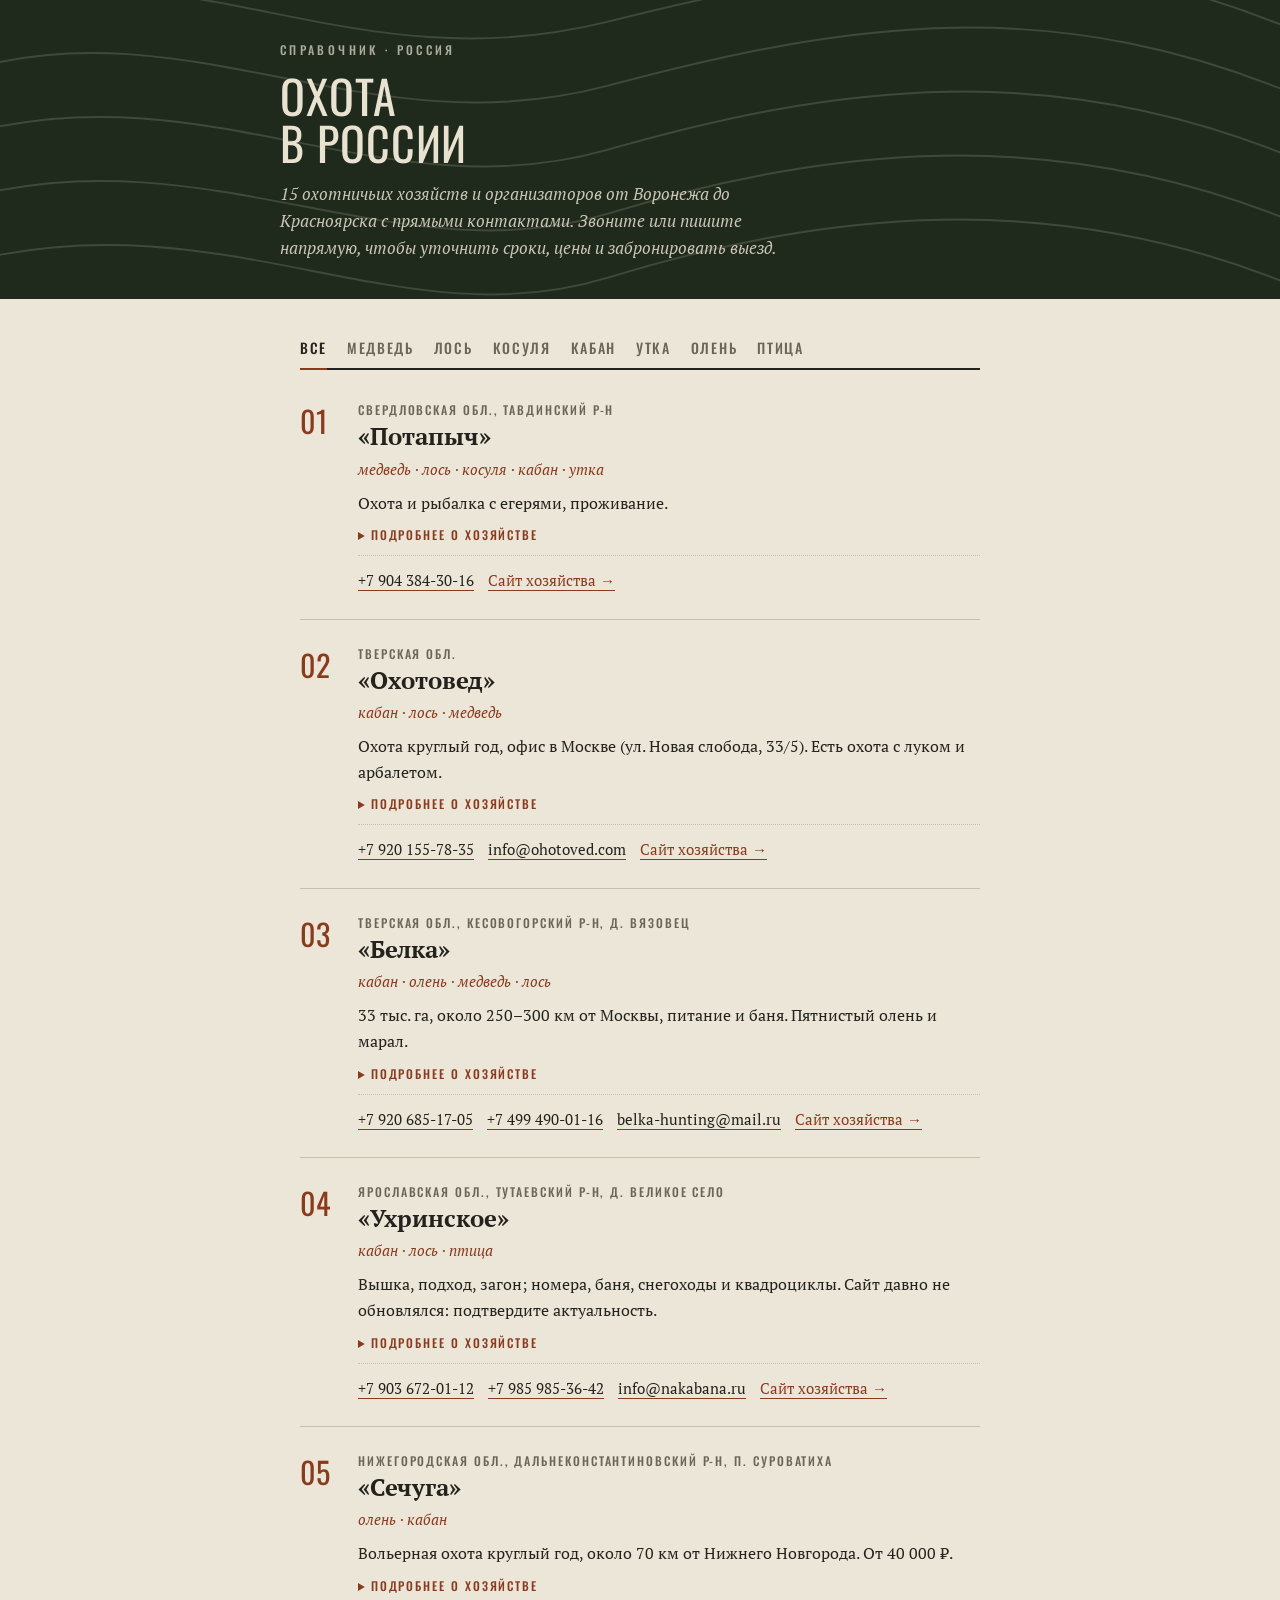
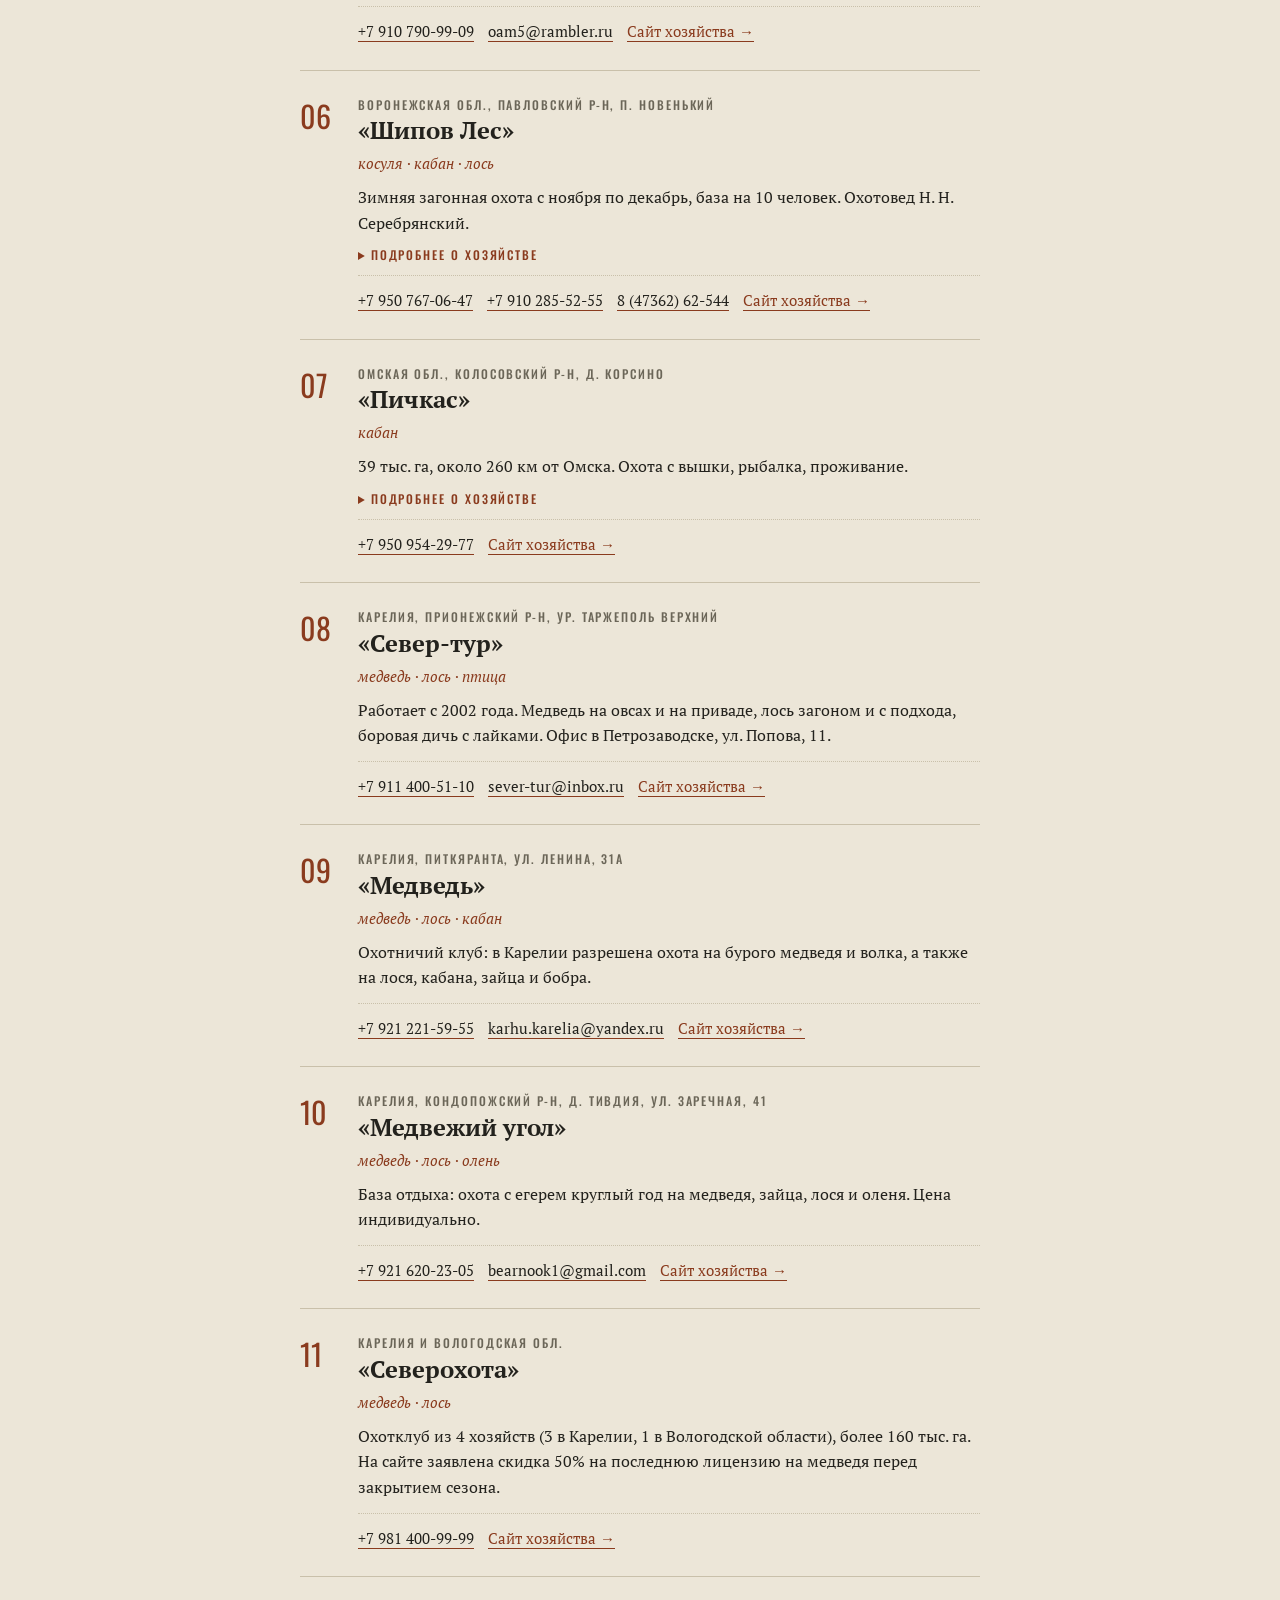
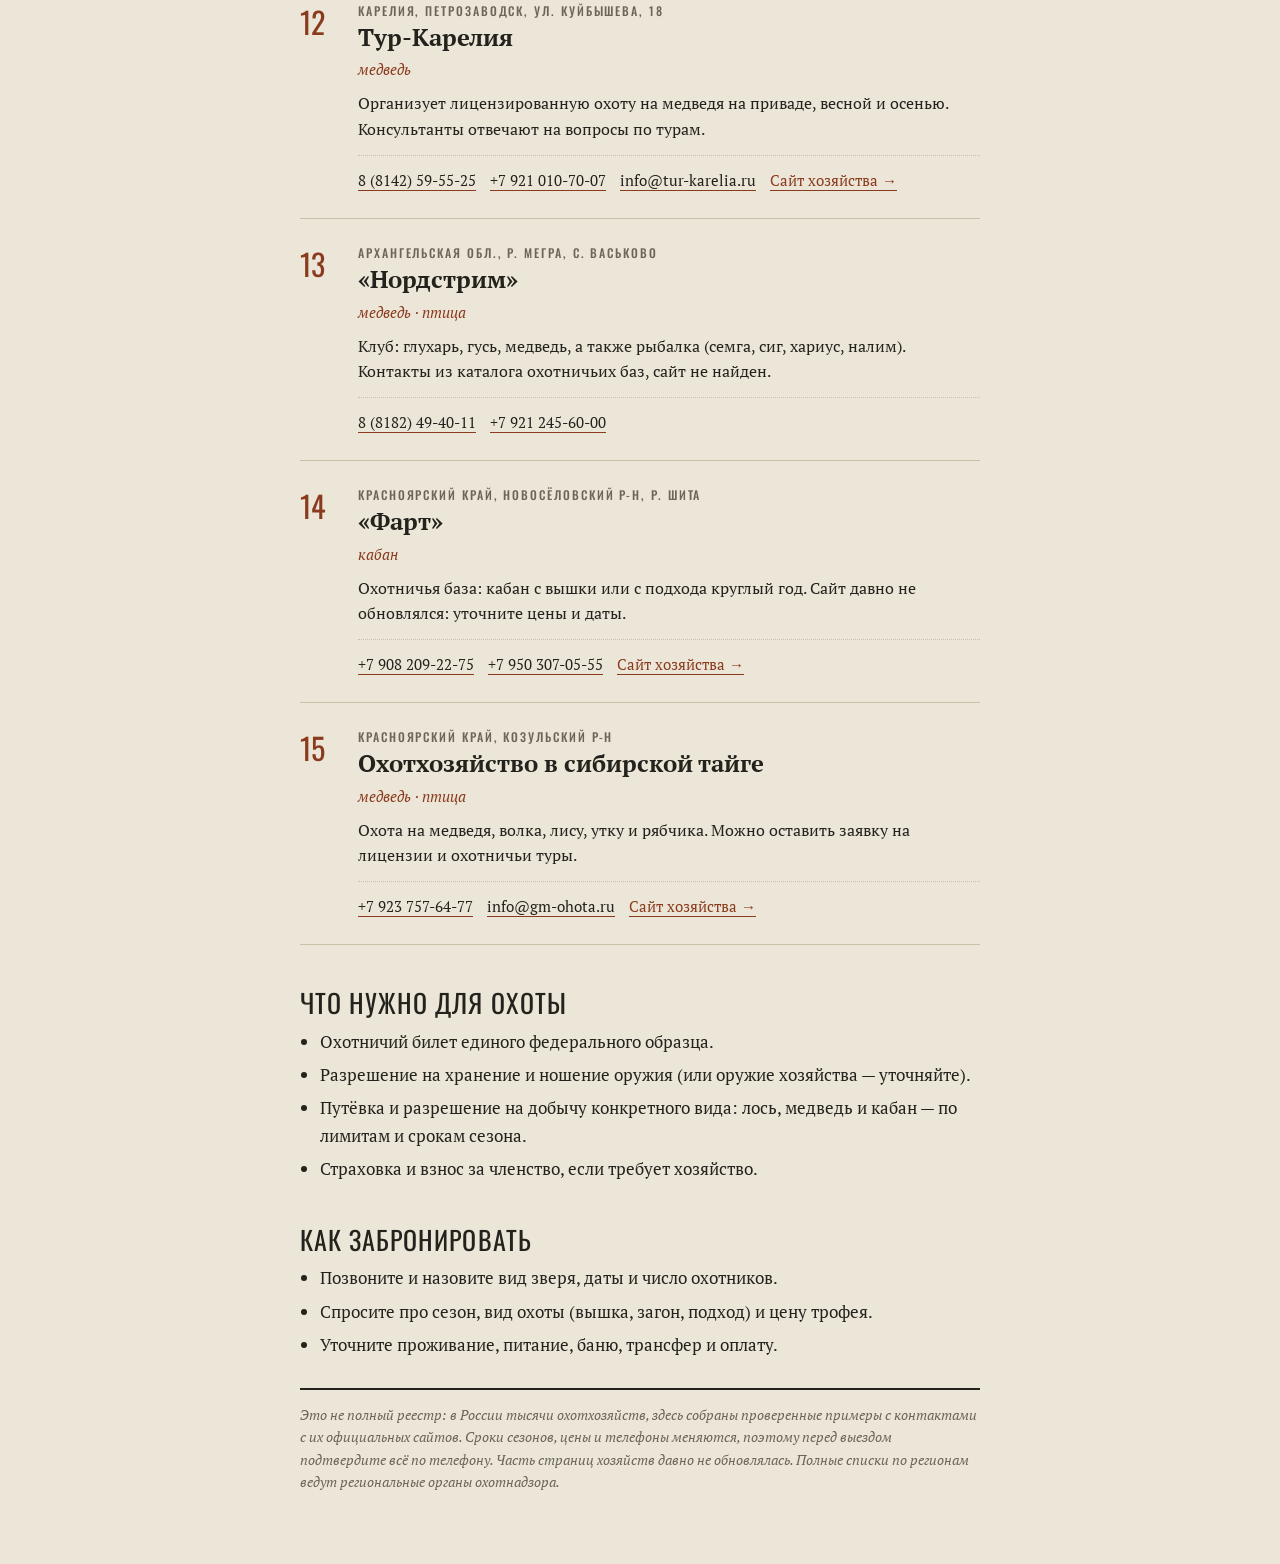
<file: index.html>
<!DOCTYPE html>
<html lang="ru">
<head>
<meta charset="utf-8">
<meta name="viewport" content="width=device-width, initial-scale=1, viewport-fit=cover">
<title>Охота в России — справочник охотхозяйств</title>
<meta name="description" content="Справочник 15 охотничьих хозяйств и организаторов в России с контактами и фильтром по видам дичи.">
<link rel="preconnect" href="https://fonts.googleapis.com"><link rel="preconnect" href="https://fonts.gstatic.com" crossorigin>
<link href="https://fonts.googleapis.com/css2?family=PT+Serif:ital,wght@0,400;0,700;1,400&family=Oswald:wght@400;500&display=swap" rel="stylesheet">
<link rel="stylesheet" href="style.css">
</head>
<body>
<header><svg viewBox="0 0 800 300" preserveAspectRatio="xMidYMid slice" aria-hidden="true" fill="none" stroke="currentColor" stroke-width="1.2"><path d="M-20 60C120 20 220 110 380 70S660 10 820 80"/><path d="M-20 100C120 60 230 150 380 110S660 50 820 120"/><path d="M-20 140C130 100 240 190 380 150S660 90 820 160"/><path d="M-20 180C130 140 250 230 380 190S660 130 820 200"/><path d="M-20 220C140 180 250 270 380 230S660 170 820 240"/></svg><div class="hi"><p class="kick">Справочник · Россия</p><h1>Охота<br>в России</h1><p class="lead">15 охотничьих хозяйств и организаторов от Воронежа до Красноярска с прямыми контактами. Звоните или пишите напрямую, чтобы уточнить сроки, цены и забронировать выезд.</p></div></header>
<div class="w">
<div class="tabs" id="chips"></div>
<div id="list"></div>
<noscript><p>Для отображения каталога и фильтров включите JavaScript в браузере.</p></noscript>

<h2>Что нужно для охоты</h2>
<ul class="p">
<li>Охотничий билет единого федерального образца.</li>
<li>Разрешение на хранение и ношение оружия (или оружие хозяйства — уточняйте).</li>
<li>Путёвка и разрешение на добычу конкретного вида: лось, медведь и кабан — по лимитам и срокам сезона.</li>
<li>Страховка и взнос за членство, если требует хозяйство.</li>
</ul>

<h2>Как забронировать</h2>
<ul class="p">
<li>Позвоните и назовите вид зверя, даты и число охотников.</li>
<li>Спросите про сезон, вид охоты (вышка, загон, подход) и цену трофея.</li>
<li>Уточните проживание, питание, баню, трансфер и оплату.</li>
</ul>

<p class="warn">Это не полный реестр: в России тысячи охотхозяйств, здесь собраны проверенные примеры с контактами с их официальных сайтов. Сроки сезонов, цены и телефоны меняются, поэтому перед выездом подтвердите всё по телефону. Часть страниц хозяйств давно не обновлялась. Полные списки по регионам ведут региональные органы охотнадзора.</p>
</div>

<script src="script.js" defer></script>
</body>
</html>
</file>
<file: style.css>
:root{--bg:#ece6d8;--tx:#23221d;--mut:#6b6658;--ac:#8a3b1e;--ln:#c9c0aa;--dk:#1f2a1d;--dkt:#e9e2d0;box-sizing:border-box;padding-top:env(safe-area-inset-top,0px);padding-bottom:env(safe-area-inset-bottom,0px)}
@media (prefers-color-scheme:dark){:root:not([data-theme="light"]){--bg:#181a15;--tx:#e6e0cf;--mut:#9b9684;--ac:#d98a5f;--ln:#3a3c32;--dk:#0f120d;--dkt:#e6e0cf}}
:root[data-theme="dark"]{--bg:#181a15;--tx:#e6e0cf;--mut:#9b9684;--ac:#d98a5f;--ln:#3a3c32;--dk:#0f120d;--dkt:#e6e0cf}
html{scroll-padding-top:env(safe-area-inset-top,0px)}
*{box-sizing:border-box}
body{margin:0;background:var(--bg);color:var(--tx);font:17px/1.6 "PT Serif",Georgia,"Times New Roman",serif}
header{background:var(--dk);color:var(--dkt);padding:44px 20px 38px;position:relative;overflow:hidden}
header svg{position:absolute;inset:0;width:100%;height:100%;opacity:.16}
.hi{max-width:720px;margin:0 auto;position:relative}
.kick{font:500 12px/1 Oswald,"Arial Narrow",sans-serif;letter-spacing:.28em;text-transform:uppercase;opacity:.7;margin:0 0 16px}
h1{font:400 46px/1.02 Oswald,"Arial Narrow",Impact,sans-serif;text-transform:uppercase;letter-spacing:.02em;margin:0 0 14px}
.lead{margin:0;max-width:30em;opacity:.85;font-style:italic}
.w{max-width:720px;margin:0 auto;padding:8px 20px 56px}
.tabs{display:flex;flex-wrap:wrap;gap:4px 20px;margin:26px 0 6px;padding-bottom:10px;border-bottom:2px solid var(--tx)}
.tab{background:none;border:0;padding:4px 0;font:500 14px Oswald,"Arial Narrow",sans-serif;letter-spacing:.12em;text-transform:uppercase;color:var(--mut);cursor:pointer;border-bottom:2px solid transparent;margin-bottom:-12px;padding-bottom:10px}
.tab.on{color:var(--tx);border-bottom-color:var(--ac)}
article{padding:26px 0 24px;border-bottom:1px solid var(--ln);display:grid;grid-template-columns:44px 1fr;gap:0 14px}
.num{font:400 30px/1 Oswald,sans-serif;color:var(--ac);padding-top:4px}
.reg{font:500 12px/1.4 Oswald,"Arial Narrow",sans-serif;letter-spacing:.16em;text-transform:uppercase;color:var(--mut);margin:0 0 4px}
h3{font:700 24px/1.15 "PT Serif",Georgia,serif;margin:0 0 6px}
.an{font-style:italic;color:var(--ac);margin:0 0 10px;font-size:15px}
.note{margin:0 0 10px;font-size:16px}
details{margin:6px 0 12px;font-size:15px}
summary{cursor:pointer;font:500 12px Oswald,"Arial Narrow",sans-serif;letter-spacing:.16em;text-transform:uppercase;color:var(--ac)}
details ul{margin:10px 0 0;padding-left:18px}
details li{margin:6px 0}
.ct{margin:12px 0 0;padding-top:10px;border-top:1px dotted var(--ln);font-size:15px;line-height:1.9}
.ct a{color:var(--tx);text-decoration:none;border-bottom:1px solid var(--ac);margin-right:14px;white-space:nowrap}
.ct a.s{color:var(--ac)}
h2{font:400 26px/1.1 Oswald,"Arial Narrow",sans-serif;text-transform:uppercase;letter-spacing:.04em;margin:44px 0 10px}
ul.p{padding-left:20px;margin:8px 0}
ul.p li{margin:6px 0}
.warn{margin-top:30px;padding:14px 0 0;border-top:2px solid var(--tx);font-size:14px;color:var(--mut);font-style:italic}
@media (max-width:480px){h1{font-size:38px}article{grid-template-columns:34px 1fr}}
</file>
